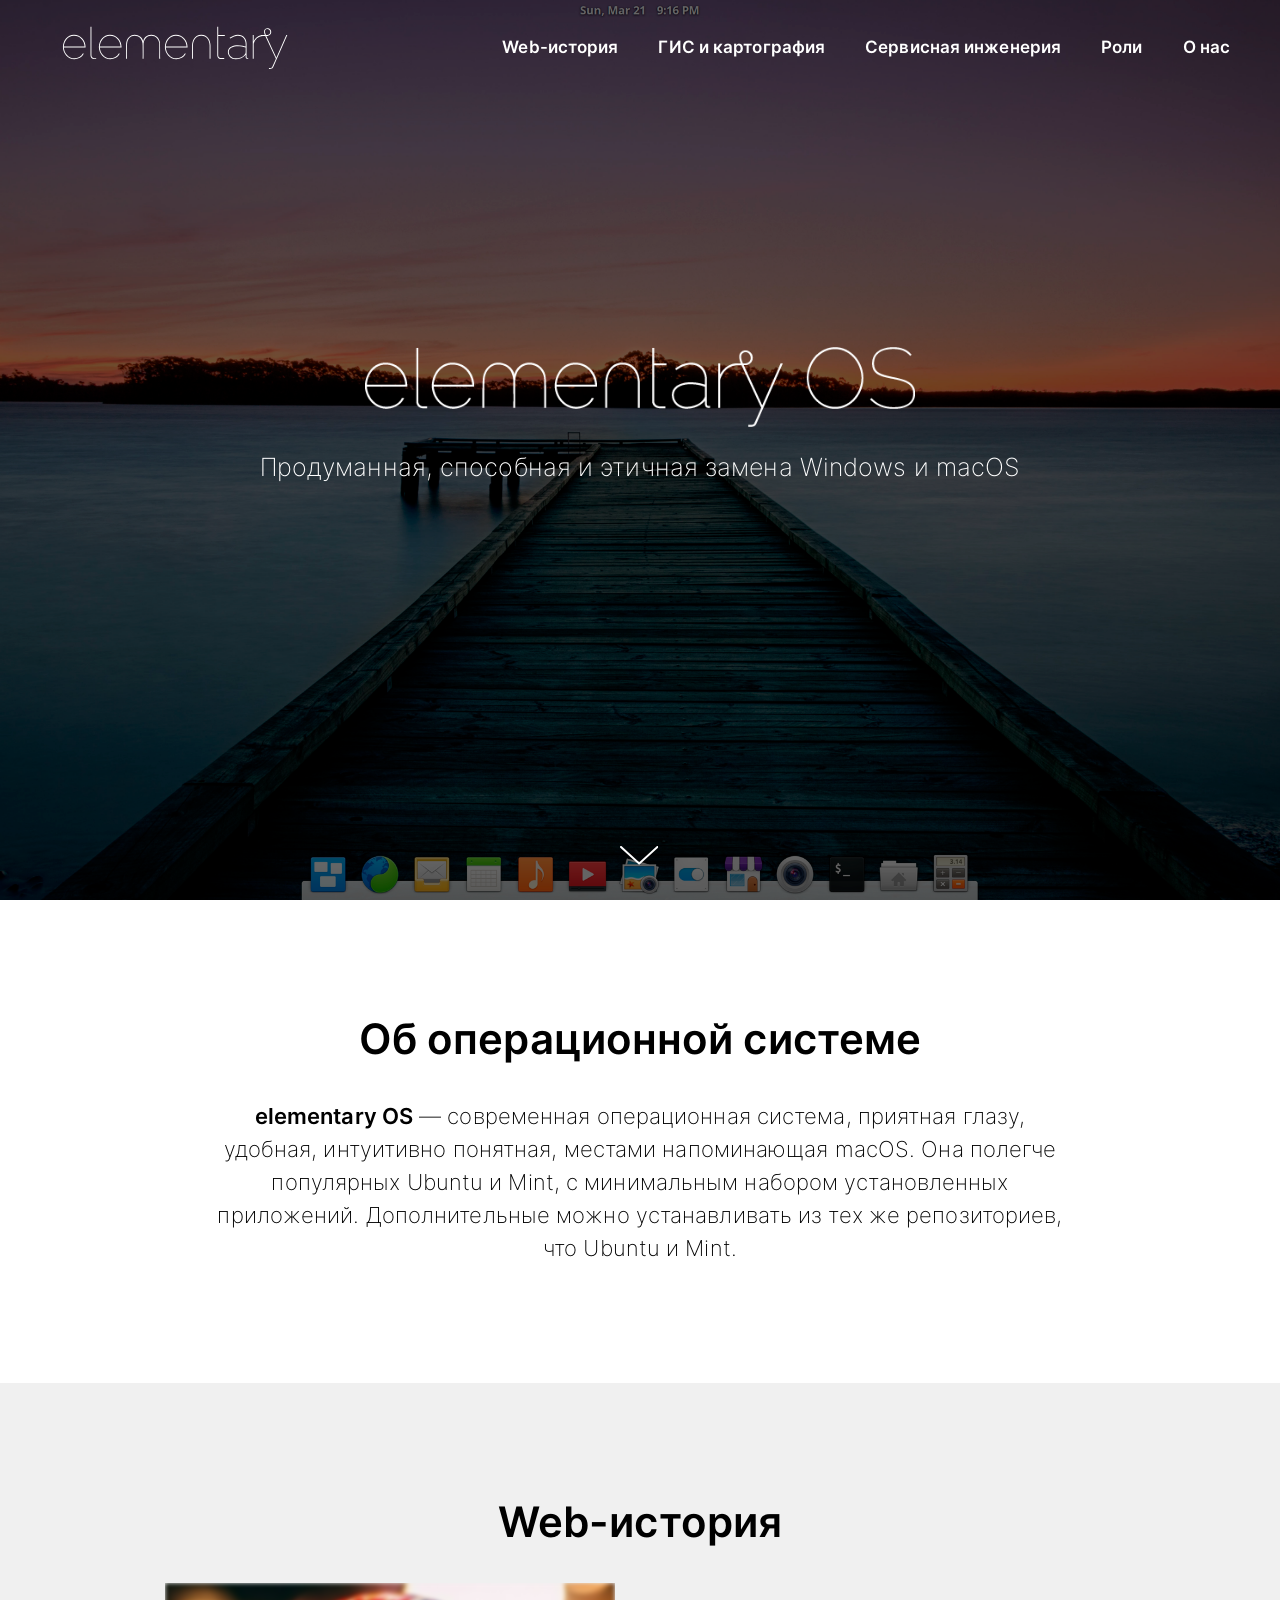
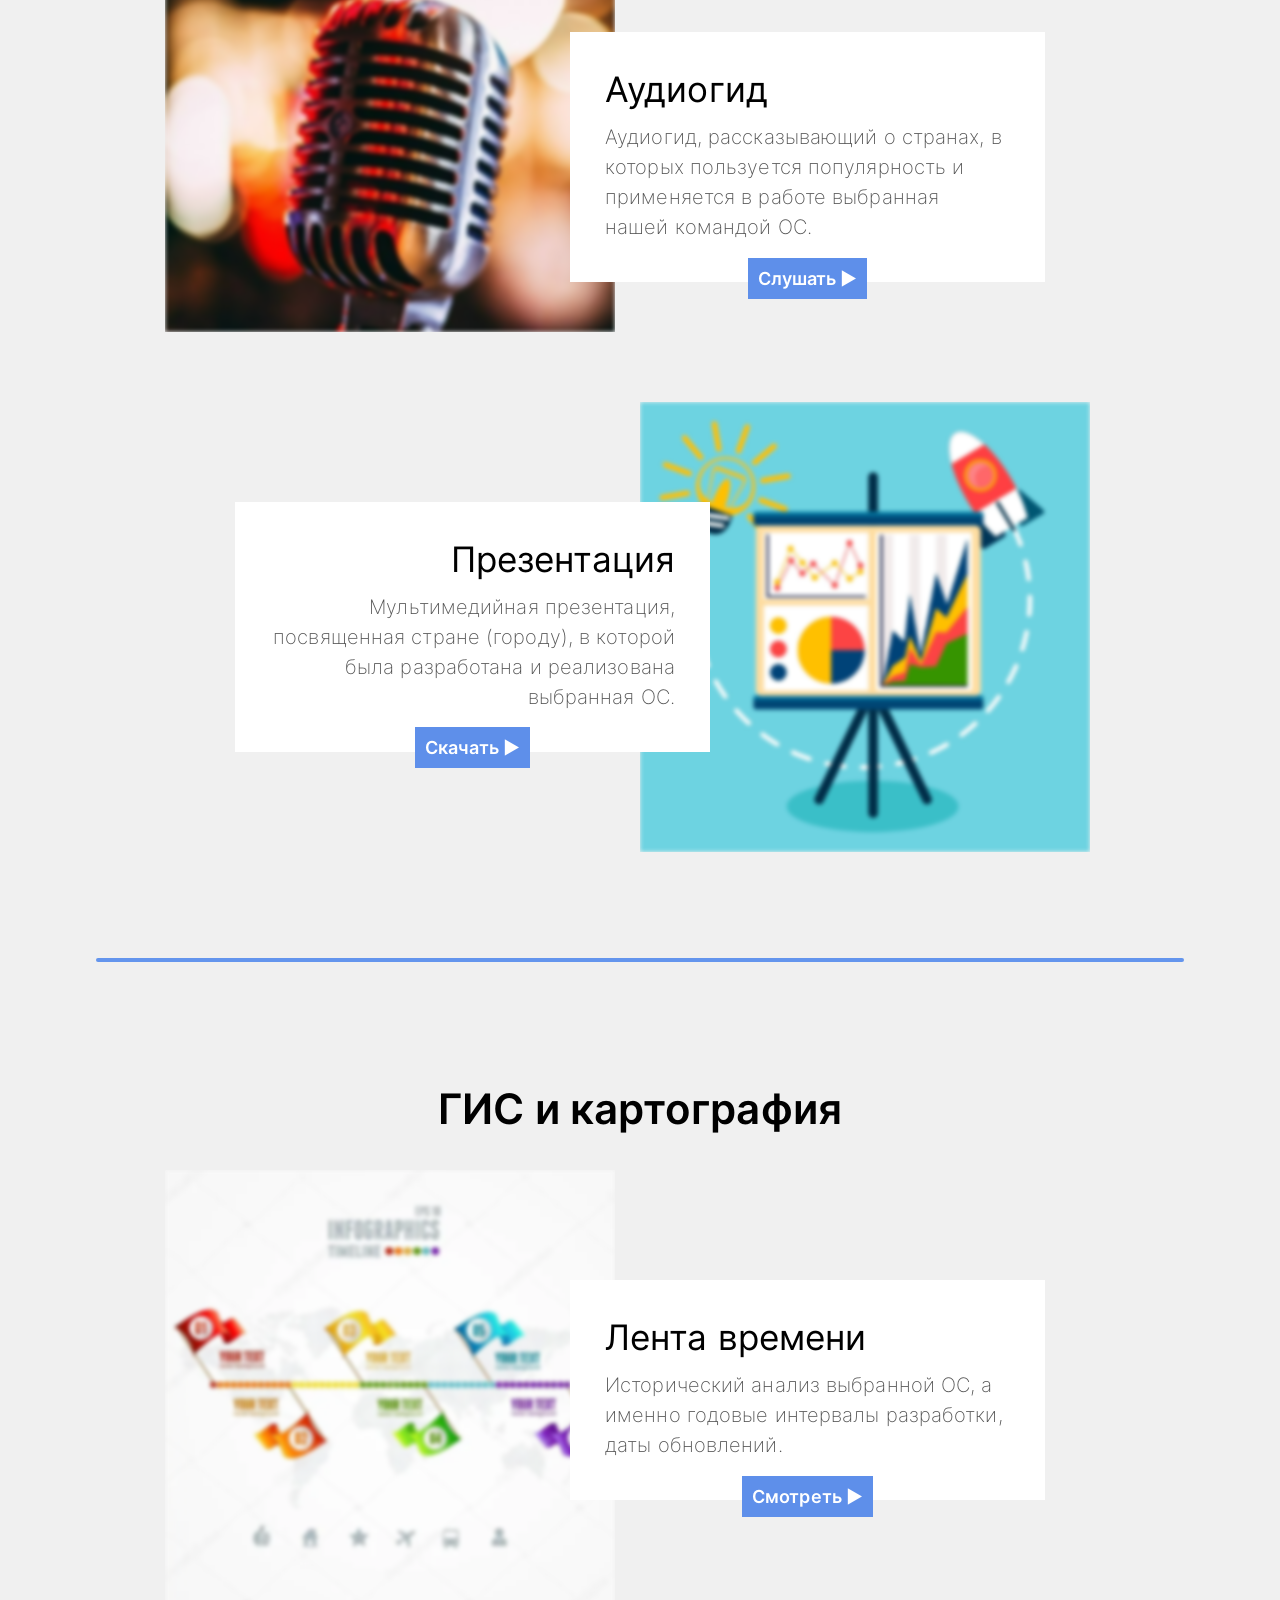
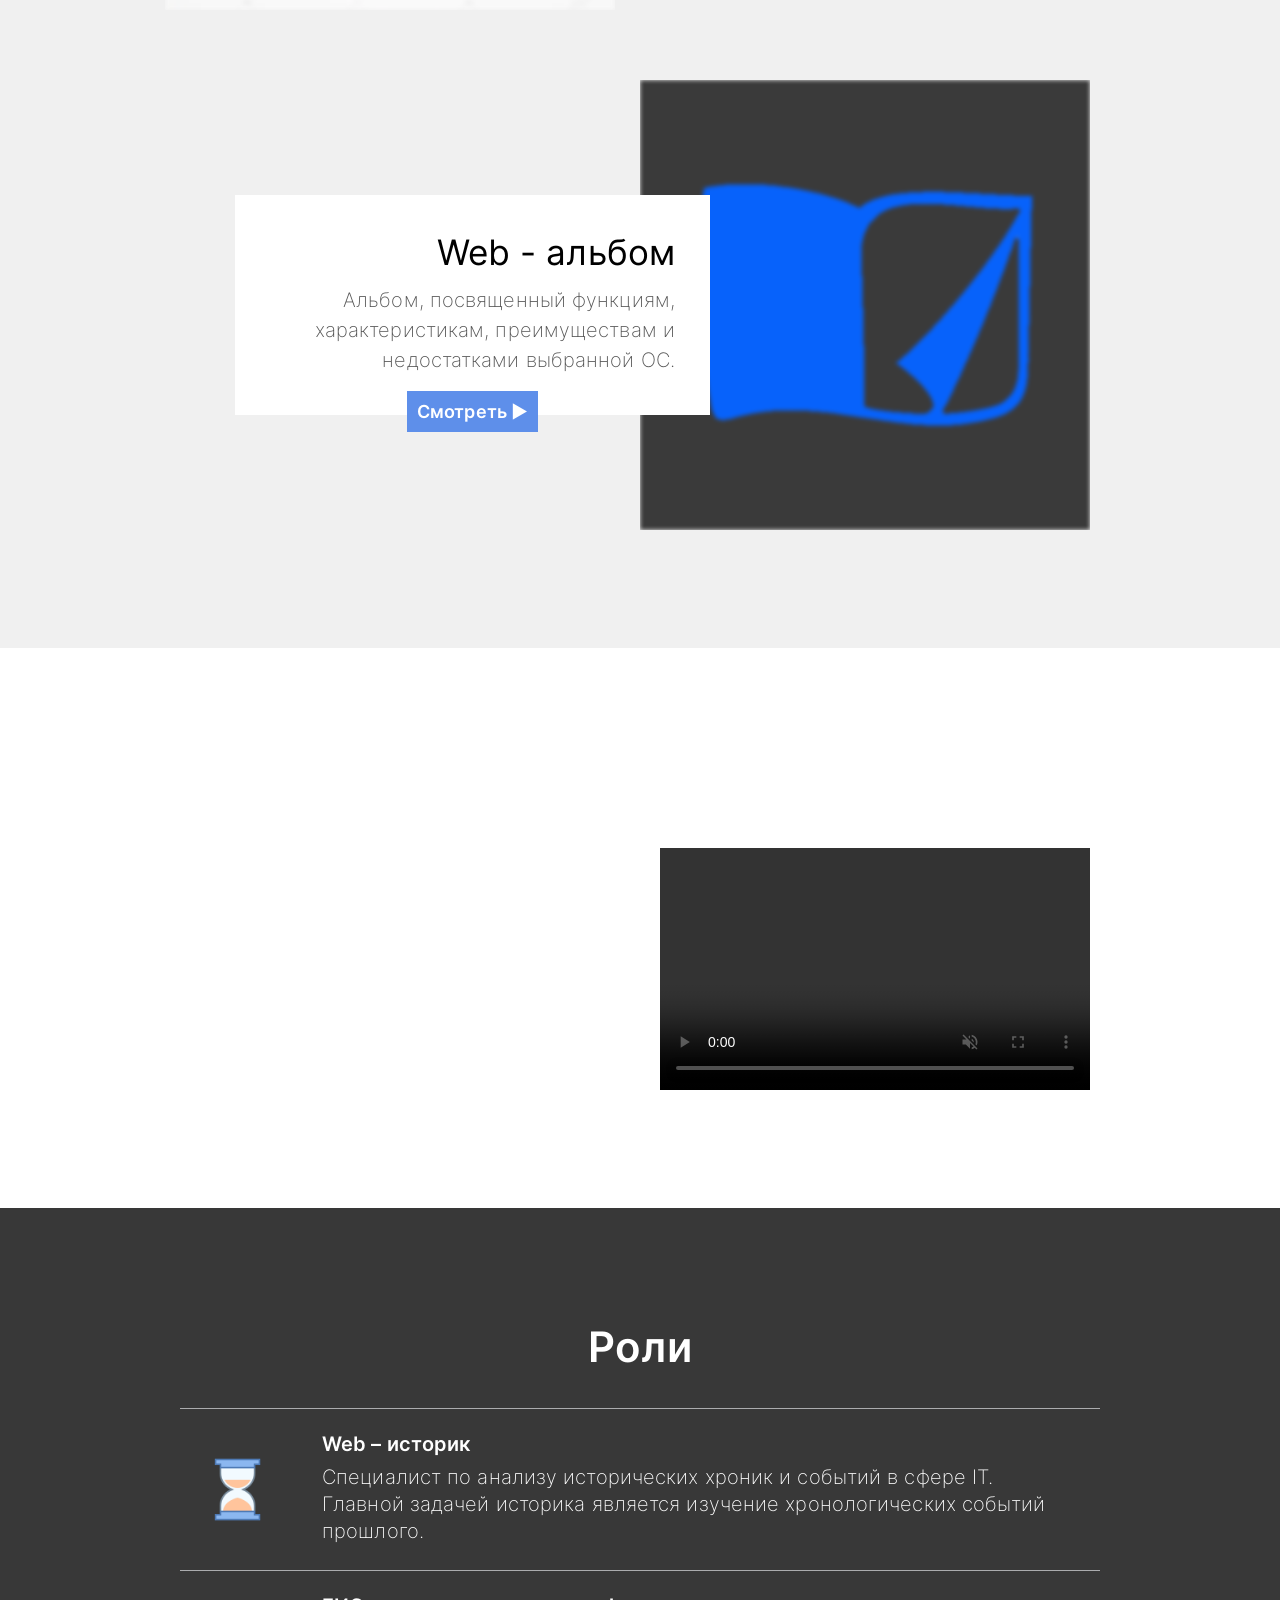
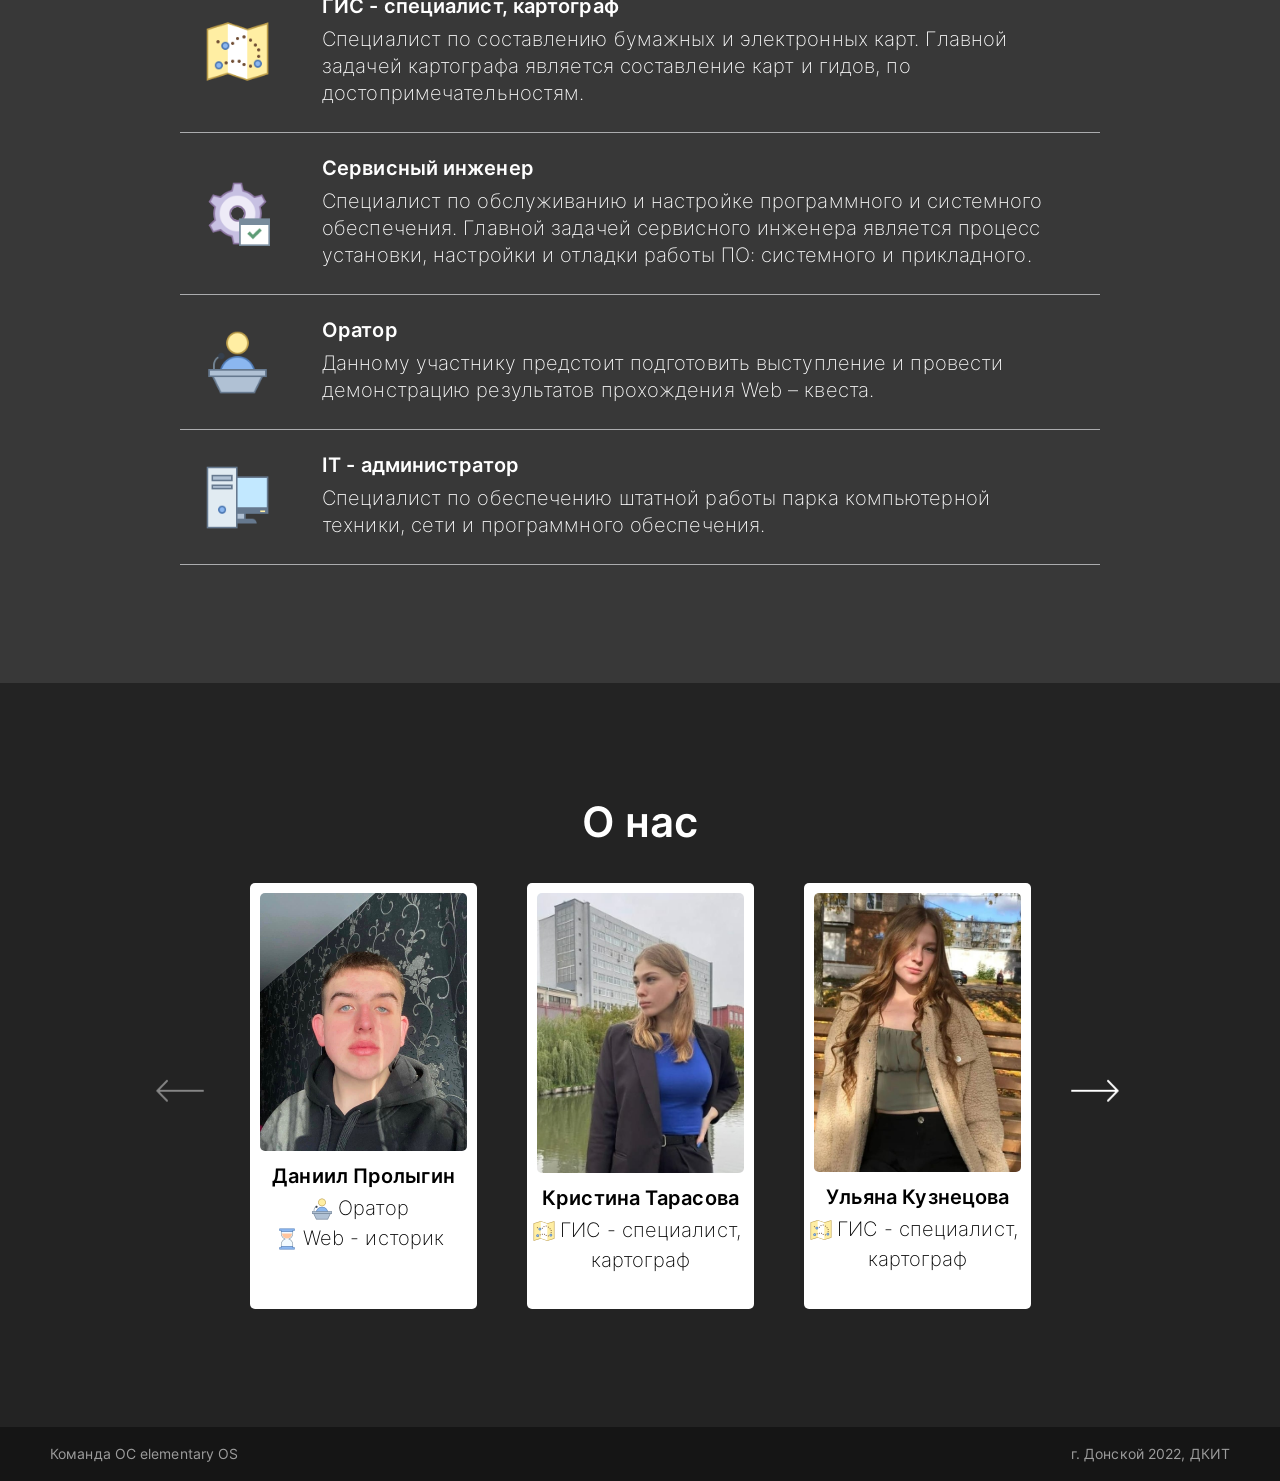
<file: Web_Resource/index.html>
<!DOCTYPE html>
<html lang="en">
<head>
    <meta charset="UTF-8">
    <meta http-equiv="X-UA-Compatible" content="IE=edge">
    <meta name="viewport" content="width=device-width, initial-scale=1.0">
    <title>elementary OS</title>
    <link rel="stylesheet" href="css/style.css">
    <link rel="shortcut icon" href="img/icons/16x16.ico" type="image/x-icon">
</head>
<body>
    <div class="wrapper">
        <header class="header">
            <div class="header__container container">
                <a class="header__logo" href="index.html">
                    <img src="img/Elementary_logo.svg" alt="">
                    <!-- <img src="img/Elementary_OS_logo.png" alt=""> -->
                    <img src="img/icons/community-white.png" alt="">
                </a>              
                <div class="header__menu menu">
                    <div class="menu__icon">
                        <span></span>
                    </div>
                    <nav class="menu__body">
                        <!-- Ссылки с data-атрибутами -->
                        <ul class="menu__list">
                            <li>
                                <a data-goto=".main__history" id="link" class="menu__link" href="#history">
                                    <span>
                                        Web-история
                                    </span>
                                </a>
                            </li>
                            <li>
                                <a data-goto=".cart" id="link" class="menu__link" href="#cartography">
                                    <span>
                                        ГИС и картография
                                    </span>
                                </a>
                            </li>
                            <li>
                                <a data-goto=".main__service" id="link" class="menu__link" href="#service">
                                    <span>
                                        Сервисная инженерия
                                    </span>
                                </a>
                            </li>
                            <li>
                                <a data-goto=".main__roles" id="link" class="menu__link" href="#roles">
                                    <span>
                                        Роли
                                    </span>
                                </a>
                            </li>
                            <li>
                                <a data-goto=".main__aboutUs" id="link" class="menu__link" href="#US">
                                    <span>
                                        О нас
                                    </span>
                                </a>
                            </li>
                        </ul>
                        <!-- Ссылки с data-атрибутами -->
                    </nav> 
                </div>
            </div>
            <div class="header__descr">
                <div class="header__descr__title element-animation">
                    <picture>
                        <source srcset="img/icons/logo_mark.svg" media="(max-width: 567px)"/>
                        <img src="img/Elementary_OS_logo.png" alt="">
                    </picture>
                </div>
                <div class="header__descr__text element-animation">Продуманная, способная и этичная замена Windows и macOS</div>
                <a data-goto=".main__about" id="link" class="header__arrow" href="#Main">
                    <svg class="header__arrow-svg" style="fill:#ffffff;" x="0px" y="0px" width="38.417px" height="18.592px" viewBox="0 0 38.417 18.592"><g><path d="M19.208,18.592c-0.241,0-0.483-0.087-0.673-0.261L0.327,1.74c-0.408-0.372-0.438-1.004-0.066-1.413c0.372-0.409,1.004-0.439,1.413-0.066L19.208,16.24L36.743,0.261c0.411-0.372,1.042-0.342,1.413,0.066c0.372,0.408,0.343,1.041-0.065,1.413L19.881,18.332C19.691,18.505,19.449,18.592,19.208,18.592z"></path></g></svg>
                </a>
            </div>
        </header>
        <main class="main" id="Main">
            <div class="main__row">
                <section class="main__about block">
                    <div class="container">
                        <div class="main__about__title title">
                            Об операционной системе
                        </div>
                        <div class="main__about__text">
                            <b>elementary OS</b> — современная операционная система, приятная глазу, удобная, интуитивно понятная, местами напоминающая macOS. Она полегче популярных Ubuntu и Mint, с минимальным набором установленных приложений. Дополнительныe можно устанавливать из тех же репозиториев, что Ubuntu и Mint.
                        </div>
                    </div>                    
                </section>
                <section id="history" class="main__history block">
                    <div class="container">
                        <div class="main__history__title title">
                            Web-история
                        </div>
                        <div class="main__history__cards">
                            <div class="history__card">
                                <div class="history__card__thumb">
                                    <a href="https://izi.travel/ru/browse/25a55dab-7df0-44c7-bcc2-d7cb5d853bf5/ru" class="history__card__thumb__link">
                                        <img src="img/Microphone.jpg" alt="" class="history__card__thumb__img">
                                    </a>
                                </div>
                                <div class="history__card__content">
                                    <div class="history__card__title">
                                        Аудиогид
                                    </div>
                                    <p class="history__card__text">
                                        Аудиогид, рассказывающий о странах, в которых пользуется популярность и применяется в работе выбранная нашей командой ОС.
                                    </p>
                                    <div class="history__card__btn">
                                        <a class="history__card__btn__link" href="https://izi.travel/ru/browse/25a55dab-7df0-44c7-bcc2-d7cb5d853bf5/ru"><span>Слушать ▶</span></a>
                                    </div>
                                </div>
                            </div>
                            <div class="history__card">
                                <div class="history__card__thumb">
                                    <a href="#" class="history__card__thumb__link">
                                        <img src="img/present.jpg" alt="" class="history__card__thumb__img">
                                    </a>
                                </div>
                                <div class="history__card__content">
                                    <div class="history__card__title">
                                        Презентация
                                    </div>
                                    <p class="history__card__text">
                                        Мультимедийная презентация, посвященная стране (городу), в которой была разработана и реализована выбранная ОС. 
                                    </p>
                                    <div class="history__card__btn">
                                        <a class="history__card__btn__link" href="#"><span>Скачать ▶</span></a>
                                    </div>
                                </div>
                            </div>                            
                        </div>
                    </div>                    
                </section>
                <section id="cartography" class="main__history cart block">
                    <div class="container">
                        <div class="main__history__title title">
                            ГИС и картография
                        </div>
                        <div class="main__history__cards">
                            <div class="history__card">
                                <div class="history__card__thumb">
                                    <a href="https://www.timetoast.com/timelines/2867463" class="history__card__thumb__link">
                                        <img src="img/time-line.webp" alt="" class="history__card__thumb__img">
                                    </a>
                                </div>
                                <div class="history__card__content">
                                    <div class="history__card__title">
                                        Лента времени 
                                    </div>
                                    <p class="history__card__text">
                                        Исторический анализ выбранной ОС, а именно годовые интервалы разработки, даты обновлений.
                                    </p>
                                    <div class="history__card__btn">
                                        <a class="history__card__btn__link" href="https://www.timetoast.com/timelines/2867463"><span>Смотреть ▶</span></a>
                                    </div>
                                </div>
                            </div>
                            <div class="history__card">
                                <div class="history__card__thumb">
                                    <a href="https://www.flipsnack.com/7C9E6B66AED/elementary-os.html" class="history__card__thumb__link">
                                        <img src="img/flipsnack.png" alt="" class="history__card__thumb__img">
                                    </a>
                                </div>
                                <div class="history__card__content">
                                    <div class="history__card__title">
                                        Web - альбом 
                                    </div>
                                    <p class="history__card__text">
                                        Альбом, посвященный функциям, характеристикам, преимуществам и недостатками выбранной ОС.
                                    </p>
                                    <div class="history__card__btn">
                                        <a class="history__card__btn__link" href="https://www.flipsnack.com/7C9E6B66AED/elementary-os.html"><span>Смотреть ▶</span></a>
                                    </div>
                                </div>
                            </div>                            
                        </div>
                    </div>                    
                </section>
                <section id="service" class="main__service block">
                    <div class="container">
                        <div class="main__service__title title">
                            Сервисная инженерия
                        </div>
                        <div class="main__service__card">
                            <div class="service__card__text">
                                Видеокурс по процессу установки (рекламы), выбранной нами ОС на ПК, используя возможности предложенного сервиса.
                            </div>
                            <div class="service__card__video">
                                <video controls muted preload="metadata" src="img/video/animation.mp4"></video>
                            </div>
                        </div>
                    </div>
                </section>
                <section id="roles" class="main__roles block">
                    <div class="container">
                        <div class="main__roles__title title">
                            Роли
                        </div>
                        <div class="main__roles__list">                            
                            <ul>
                                <li>
                                    <img src="img/icons/historian.png" alt="">
                                    <div class="main__roles__list__content">
                                        <div class="main__roles__list__title">
                                            <b>Web – историк</b>
                                        </div>
                                        <div class="main__roles__list__text">
                                            <p>Специалист по анализу исторических хроник и событий в сфере IT. Главной задачей историка является изучение хронологических событий прошлого.</p>
                                        </div>
                                    </div>                                    
                                </li>
                                <li>
                                    <img src="img/icons/cartograph.png" alt="">
                                    <div class="main__roles__list__content">
                                        <div class="main__roles__list__title">
                                            <b>ГИС - специалист, картограф</b>
                                        </div>
                                        <div class="main__roles__list__text">
                                            <p>Специалист по составлению бумажных и электронных карт. Главной задачей картографа является составление карт и гидов, по достопримечательностям.</p>
                                        </div>
                                    </div>                                              
                                </li>
                                <li>
                                    <img src="img/icons/service.png" alt="">
                                    <div class="main__roles__list__content">
                                        <div class="main__roles__list__title">
                                            <b>Сервисный инженер</b>
                                        </div>
                                        <div class="main__roles__list__text">
                                            <p>Cпециалист по обслуживанию и настройке программного и системного обеспечения. Главной задачей сервисного инженера является процесс установки, настройки и отладки работы ПО: системного и прикладного.</p>
                                        </div>
                                    </div>                                              
                                </li>
                                <li>
                                    <img src="img/icons/speaker.png" alt="">
                                    <div class="main__roles__list__content">
                                        <div class="main__roles__list__title">
                                            <b>Оратор</b>
                                        </div>
                                        <div class="main__roles__list__text">
                                            <p>Данному участнику предстоит подготовить выступление и провести
                                            демонстрацию результатов прохождения Web – квеста.</p>
                                        </div>
                                    </div>                                              
                                </li>
                                <li>
                                    <img src="img/icons/pc.png" alt="">
                                    <div class="main__roles__list__content">
                                        <div class="main__roles__list__title">
                                            <b>IT - администратор</b>
                                        </div>
                                        <div class="main__roles__list__text">
                                            <p>Cпециалист по обеспечению штатной работы парка компьютерной техники, сети и программного обеспечения.</p>
                                        </div>
                                    </div>                                          
                                </li>
                            </ul>
                        </div>    
                    </div>
                </section>
                <section id="US" class="main__aboutUs block">
                    <div class="container">
                        <div class="main__aboutUs__title title">
                            О нас
                        </div>
                        <div class="main__aboutUs__slider">
                            <div class="slider__item">
                                <div class="slider__item__img">
                                    <img src="img/Dan.jpg" alt="">                                    
                                </div>                                
                                <div class="slider__item__text">
                                    <div class="slider__item__text__who">
                                        Даниил Пролыгин
                                    </div>
                                    <div class="slider__item__text__about">
                                        <ul>
                                            <li><span id="num1">Оратор</span></li>
                                            <li><span id="num2">Web - историк</span></li>
                                        </ul>
                                    </div>
                                </div>                        
                            </div>
                            <div class="slider__item">
                                <div class="slider__item__img">
                                    <img src="img/Kris3.jpg" alt="">                                
                                </div>                                
                                <div class="slider__item__text">
                                    <div class="slider__item__text__who">
                                        Кристина Тарасова
                                    </div>
                                    <div class="slider__item__text__about">
                                        <ul>
                                            <li><span id="num3">ГИС - специалист, картограф</span></li>
                                        </ul>
                                    </div>
                                </div>                                
                            </div>
                            <div class="slider__item">
                                <div class="slider__item__img">
                                    <img src="img/Ulya1.jpg" alt="">                                
                                </div>                                
                                <div class="slider__item__text">
                                    <div class="slider__item__text__who">
                                        Ульяна Кузнецова
                                    </div>
                                    <div class="slider__item__text__about">
                                        <ul>
                                            <li><span id="num3">ГИС - специалист, картограф</span></li>
                                        </ul>
                                    </div>
                                </div>
                            </div>
                            <div class="slider__item">
                                <div class="slider__item__img">
                                    <img src="img/Eliza2.jpg" alt="">                                
                                </div>                                
                                <div class="slider__item__text">
                                    <div class="slider__item__text__who">
                                        Елизавета Сильянова
                                    </div>
                                    <div class="slider__item__text__about">
                                        <ul>
                                            <li><span id="num4">Сервисный инженер</span></li>
                                        </ul>
                                    </div>
                                </div>
                            </div>
                            <div class="slider__item">
                                <div class="slider__item__img">
                                    <img src="img/me.jpg" alt="">                                
                                </div>                                
                                <div class="slider__item__text">
                                    <div class="slider__item__text__who">
                                        Калюжный Даниил
                                    </div>
                                    <div class="slider__item__text__about">
                                        <ul>
                                            <li><span id="num5">IT - администратор</span></li>
                                        </ul>
                                    </div>
                                </div>                                
                            </div>
                        </div>
                        <div class="main__aboutUs__arrows">
                            
                        </div>
                    </div>
                </section>
            </div>
        </main>
        <footer class="footer">
            <div class="container">
                <div class="footer__row">
                    <div class="footer__text">
                        Команда ОС elementary OS
                    </div>
                    <div class="footer__text">
                        г. Донской 2022, ДКИТ
                    </div>
                    <!-- <a href="" class="footer_back_to_top"></a> -->
                </div>
            </div>
        </footer>
        <script src="https://code.jquery.com/jquery-3.6.1.min.js"></script>
        <script src="js/slick.min.js"></script>
        <script src="js/script.js"></script>        
    </div>
</body>
</html>
</file>
<file: Web_Resource/css/style.css>
@charset "UTF-8";
/*Обнуление*/
* {
  padding: 0;
  margin: 0;
  border: 0;
}

*, *:before, *:after {
  -webkit-box-sizing: border-box;
  box-sizing: border-box;
}

:focus, :active {
  outline: none;
}

a:focus, a:active {
  outline: none;
}

nav, footer, header, aside {
  display: block;
}

html, body {
  height: 100%;
  width: 100%;
  font-size: 100%;
  line-height: 1;
  font-size: 14px;
  -ms-text-size-adjust: 100%;
  -moz-text-size-adjust: 100%;
  -webkit-text-size-adjust: 100%;
}

input, button, textarea {
  font-family: inherit;
}

input::-ms-clear {
  display: none;
}

button {
  cursor: pointer;
}

button::-moz-focus-inner {
  padding: 0;
  border: 0;
}

a, a:visited {
  text-decoration: none;
}

a:hover {
  text-decoration: none;
}

ul li {
  list-style: none;
}

img {
  vertical-align: top;
}

h1, h2, h3, h4, h5, h6 {
  font-size: inherit;
  font-weight: inherit;
}

/*--------------------*/
@font-face {
  font-family: "Inter";
  src: url("../fonts/Inter-Italic.eot");
  src: local("O"), url("../fonts/Inter-Italic.eot") format("embedded-opentype"), url("../fonts/Inter-Italic.woff") format("woff"), url("../fonts/Inter-Italic.ttf") format("truetype"), url("../fonts/Inter-Italic.svg") format("svg");
  font-weight: normal;
  font-style: italic;
  font-display: swap;
}
@font-face {
  font-family: "Inter";
  src: url("../fonts/Inter-Medium.eot");
  src: local("O"), url("../fonts/Inter-Medium.woff") format("woff"), url("../fonts/Inter-Medium.ttf") format("truetype"), url("../fonts/Inter-Medium.svg") format("svg");
  font-weight: 500;
  font-style: normal;
  font-display: swap;
}
@font-face {
  font-family: "Inter";
  src: url("../fonts/Inter-Regular.eot");
  src: local("O"), url("../fonts/Inter-Regular.eot") format("embedded-opentype"), url("../fonts/Inter-Regular.woff") format("woff"), url("../fonts/Inter-Regular.ttf") format("truetype"), url("../fonts/Inter-Regular.svg") format("svg");
  font-weight: normal;
  font-style: normal;
  font-display: swap;
}
@font-face {
  font-family: "Inter";
  src: url("../fonts/Inter-SemiBold.eot");
  src: local("O"), url("../fonts/Inter-SemiBold.eot") format("embedded-opentype"), url("../fonts/Inter-SemiBold.woff") format("woff"), url("../fonts/Inter-SemiBold.ttf") format("truetype"), url("../fonts/Inter-SemiBold.svg") format("svg");
  font-weight: 600;
  font-style: normal;
  font-display: swap;
}
@font-face {
  font-family: "Inter";
  src: url("../fonts/Inter-ExtraLight.eot");
  src: local("O"), url("../fonts/Inter-ExtraLight.eot") format("embedded-opentype"), url("../fonts/Inter-ExtraLight.woff") format("woff"), url("../fonts/Inter-ExtraLight.ttf") format("truetype"), url("../fonts/Inter-ExtraLight.svg") format("svg");
  font-weight: 200;
  font-style: normal;
  font-display: swap;
}
body {
  font-family: "Inter";
  height: 100%;
  letter-spacing: 0.1px;
}

body._lock {
  overflow: hidden;
}

.wrapper {
  min-height: 100%;
  display: -webkit-box;
  display: -ms-flexbox;
  display: flex;
  -webkit-box-orient: vertical;
  -webkit-box-direction: normal;
      -ms-flex-direction: column;
          flex-direction: column;
}

.header {
  height: 100vh;
  background: url("../img/background.png") top/cover no-repeat;
  width: 100%;
  -webkit-backdrop-filter: brightness(120%);
          backdrop-filter: brightness(120%);
  font-weight: 600;
  display: -webkit-box;
  display: -ms-flexbox;
  display: flex;
  -webkit-box-orient: vertical;
  -webkit-box-direction: normal;
      -ms-flex-direction: column;
          flex-direction: column;
}

.header__container {
  display: -webkit-box;
  display: -ms-flexbox;
  display: flex;
  -webkit-box-align: center;
      -ms-flex-align: center;
          align-items: center;
  -webkit-box-pack: justify;
      -ms-flex-pack: justify;
          justify-content: space-between;
  min-height: 70px;
}

.header__logo {
  z-index: 5;
  max-width: 300px;
}
.header__logo img {
  max-width: 90%;
}
.header__logo img:last-child {
  display: none;
}

.menu__list > li {
  margin-left: 20px;
  text-align: center;
  font-weight: 600;
}
.menu__list > li:last-child {
  padding: 10px;
  position: relative;
}
.menu__list > li:last-child::before {
  border-radius: 5px;
  content: " ";
  display: inline-block;
  position: absolute;
  inset: 0 0 0 0;
  background-color: cornflowerblue;
  z-index: -1;
  -webkit-transition: -webkit-transform 0.3s ease;
  transition: -webkit-transform 0.3s ease;
  transition: transform 0.3s ease;
  transition: transform 0.3s ease, -webkit-transform 0.3s ease;
  -webkit-transform: scaleX(0);
          transform: scaleX(0);
  -webkit-transform-origin: bottom right;
          transform-origin: bottom right;
}
.menu__list > li:last-child:hover::before {
  -webkit-transform: scaleX(1);
          transform: scaleX(1);
  -webkit-transform-origin: bottom left;
          transform-origin: bottom left;
}
.menu__list > li:last-child .menu__link:before {
  display: none;
}

.menu__link {
  font-size: 17px;
  text-align: center;
  color: #fff;
  position: relative;
  cursor: pointer;
  text-decoration: none;
}
.menu__link:before {
  display: inline-block;
  position: absolute;
  height: 1.25px;
  inset: 115% 0 0 0;
  background-color: #fff;
  content: " ";
  -webkit-transition: -webkit-transform 0.5s ease-out;
  transition: -webkit-transform 0.5s ease-out;
  transition: transform 0.5s ease-out;
  transition: transform 0.5s ease-out, -webkit-transform 0.5s ease-out;
  -webkit-transform: scaleX(0);
          transform: scaleX(0);
  -webkit-transform-origin: bottom right;
          transform-origin: bottom right;
}
.menu__link:hover:before {
  -webkit-transform: scaleX(1);
          transform: scaleX(1);
  -webkit-transform-origin: bottom left;
          transform-origin: bottom left;
}

.menu__icon {
  display: none;
}

.header__descr {
  -webkit-box-flex: 1;
      -ms-flex: 1 1 auto;
          flex: 1 1 auto;
  -webkit-box-align: center;
      -ms-flex-align: center;
          align-items: center;
  display: -webkit-box;
  display: -ms-flexbox;
  display: flex;
  -webkit-box-orient: vertical;
  -webkit-box-direction: normal;
      -ms-flex-direction: column;
          flex-direction: column;
  color: #fff;
}
.header__descr .header__descr__title {
  display: -webkit-box;
  display: -ms-flexbox;
  display: flex;
  -webkit-box-align: end;
      -ms-flex-align: end;
          align-items: flex-end;
  font-size: 68px;
  text-align: center;
  -webkit-box-flex: 1;
      -ms-flex: 1 1 15%;
          flex: 1 1 15%;
}
.header__descr .header__descr__text {
  padding: 0 35px;
  line-height: 30px;
  font-size: 25px;
  font-weight: 200;
  text-align: center;
  -webkit-box-flex: 1;
      -ms-flex: 1 1 20%;
          flex: 1 1 20%;
}
.header__descr .header__arrow {
  position: relative;
  cursor: pointer;
  width: 50px;
  height: 50px;
}
.header__descr .header__arrow:hover {
  opacity: 0.7;
}
.header__descr .header__arrow-svg {
  position: absolute;
  inset: 0 0 0 10%;
  -webkit-animation: vibing 2s ease infinite normal running 0.5s both;
          animation: vibing 2s ease infinite normal running 0.5s both;
}

.header__descr__title.element-animation {
  -webkit-animation: appear 1s ease-in 1 normal;
          animation: appear 1s ease-in 1 normal;
}

.header__descr__text.element-animation {
  -webkit-animation: appear 1.2s ease-in 1 normal;
          animation: appear 1.2s ease-in 1 normal;
}

@-webkit-keyframes appear {
  0% {
    opacity: 0;
    -webkit-transform: translateY(25%);
            transform: translateY(25%);
  }
  100% {
    opacity: 1;
    -webkit-transform: translateY(0);
            transform: translateY(0);
  }
}

@keyframes appear {
  0% {
    opacity: 0;
    -webkit-transform: translateY(25%);
            transform: translateY(25%);
  }
  100% {
    opacity: 1;
    -webkit-transform: translateY(0);
            transform: translateY(0);
  }
}
.element-animation.element-show {
  opacity: 1;
  -webkit-transition: all 1s;
  transition: all 1s;
  -webkit-transform: translateY(0%);
          transform: translateY(0%);
}

@media (max-height: 567px) {
  .header__arrow {
    display: none;
  }
  .header {
    background: url("../img/background.png") center/cover no-repeat;
  }
}
@media (min-width: 767px) {
  .header__descr__title {
    padding-bottom: 25px;
  }
  .header__descr__title img {
    max-width: 550px;
    width: 100%;
    /* &:last-child{
        display: none;
    } */
  }
  .menu__list {
    display: -webkit-box;
    display: -ms-flexbox;
    display: flex;
    -webkit-box-align: center;
        -ms-flex-align: center;
            align-items: center;
  }
  .menu__list > li {
    padding: 10px;
  }
  .main__roles__list ul > li {
    -ms-grid-columns: 1fr 9fr;
    grid-template-columns: 1fr 9fr;
    padding: 25px;
    text-align: left;
  }
  .main__roles__list__content {
    margin-left: 30px;
  }
}
@media (min-width: 930px) {
  .history__card {
    -ms-grid-columns: 1fr 1fr;
    grid-template-columns: 1fr 1fr;
  }
  .history__card__content {
    -webkit-transform: translateX(-70px);
            transform: translateX(-70px);
  }
  .history__card__content .history__card__title, .history__card__content .history__card__text {
    word-wrap: break-word;
  }
  .main__history__cards .history__card:last-child .history__card__content {
    -webkit-transform: translateX(70px);
            transform: translateX(70px);
  }
  .main__history__cards .history__card:last-child .history__card__content .history__card__title, .main__history__cards .history__card:last-child .history__card__content .history__card__text {
    word-wrap: break-word;
    text-align: right;
  }
}
@media (max-width: 930px) {
  .header__logo img:first-child {
    display: none;
  }
  .header__logo img:last-child {
    display: block;
    max-width: 55px;
  }
  .history__card {
    -ms-grid-columns: 1fr;
    grid-template-columns: 1fr;
  }
  .history__card__content {
    -webkit-transform: translateX(0px);
            transform: translateX(0px);
  }
  .history__card__content .history__card__title, .history__card__content .history__card__text {
    text-align: center;
    word-wrap: break-word;
  }
}
@media (max-width: 767px) {
  .menu__body {
    z-index: 1;
    position: fixed;
    left: -100%;
    top: 0;
    width: 100%;
    height: 100%;
    background-color: rgba(0, 0, 0, 0.75);
    -webkit-backdrop-filter: blur(3px);
            backdrop-filter: blur(3px);
    padding: 100px 15px;
    -webkit-transition: left 0.3s ease 0s;
    transition: left 0.3s ease 0s;
    overflow: auto;
    text-align: center;
  }
  .menu__body::before {
    z-index: 2;
    content: "";
    position: fixed;
    width: 100%;
    top: 0;
    left: 0;
    height: 70px;
    background-color: transparent;
    -webkit-backdrop-filter: blur(4px);
            backdrop-filter: blur(4px);
  }
  .header__descr__title {
    padding-bottom: 0px;
  }
  .header__descr__title img {
    max-width: 475px;
    width: 100%;
    /* &:last-child{
        display: none;
    } */
  }
  .header__descr__text {
    line-height: 35px;
  }
  .menu__icon {
    z-index: 5;
    display: block;
    position: relative;
    width: 30px;
    height: 18px;
    cursor: pointer;
  }
  .menu__icon::before, .menu__icon span, .menu__icon::after {
    position: absolute;
    left: 0;
    height: 10%;
    width: 100%;
    -webkit-transition: all 0.3s ease 0s;
    transition: all 0.3s ease 0s;
    background-color: #fff;
  }
  .menu__icon::after, .menu__icon::before {
    content: "";
  }
  .menu__icon::after {
    bottom: 0;
  }
  .menu__icon::before {
    top: 0;
  }
  .menu__icon span {
    top: 50%;
    -webkit-transform: scale(1) translate(0px, -50%);
            transform: scale(1) translate(0px, -50%);
  }
  .menu__icon._active span {
    -webkit-transform: scale(0) translate(0px, -50%);
            transform: scale(0) translate(0px, -50%);
  }
  .menu__icon._active::before {
    top: 50%;
    -webkit-transform: rotate(-45deg) translate(0, -50%);
            transform: rotate(-45deg) translate(0, -50%);
  }
  .menu__icon._active::after {
    bottom: 50%;
    -webkit-transform: rotate(45deg) translate(0, 50%);
            transform: rotate(45deg) translate(0, 50%);
  }
  .menu__body._active {
    left: 0;
  }
  .menu__list > li {
    margin-bottom: 35px;
    margin-left: 0;
  }
  .menu__list > li:last-child {
    margin-top: 45px;
    margin-bottom: 0;
  }
  .menu__link {
    font-size: 26px;
  }
  .main__roles__list ul > li {
    -ms-grid-columns: 1fr;
    grid-template-columns: 1fr;
    -webkit-box-align: center;
        -ms-flex-align: center;
            align-items: center;
    padding: 10px;
  }
  .main__roles__list ul > li img {
    margin: 0 auto;
    margin-bottom: 10px;
  }
  .main__roles__list__content {
    margin-left: 0px;
  }
}
@media (min-width: 568px) {
  .main__aboutUs__slider {
    padding: 0 70px;
  }
  .service__card__text {
    line-height: 40px;
  }
  .main__service {
    background: url("../img/air-balloons.jpg") 0 0/auto 100% no-repeat fixed;
  }
  .container {
    padding: 10px 40px;
  }
}
@media (max-width: 568px) {
  .container {
    padding: 5px;
  }
  .main__service {
    background: url("../img/air-balloons.jpg") center left/auto 100% no-repeat;
  }
  .service__card__text {
    line-height: 30px;
  }
  .main__aboutUs__slider {
    padding: 0px 0px;
  }
  .main__aboutUs__arrows {
    position: relative;
    margin-top: 35px;
    display: -webkit-box;
    display: -ms-flexbox;
    display: flex;
    -webkit-box-pack: space-evenly;
        -ms-flex-pack: space-evenly;
            justify-content: space-evenly;
  }
  .main__aboutUs__arrows > .slick-arrow {
    /* position: absolute;
    top: 50%;
    margin-top: -30px;
    z-index: 2; */
    font-size: 0;
    width: 55px;
    height: 45px;
  }
  .main__aboutUs__arrows > .slick-arrow.slick-prev {
    left: 0;
    background: url("../img/icons/arrow-left-white.png") 0 0/90% no-repeat;
  }
  .main__aboutUs__arrows > .slick-arrow.slick-next {
    right: 0;
    background: url("../img/icons/arrow-right-white.png") 0 0/90% no-repeat;
  }
  .main__aboutUs__arrows > .slick-disabled {
    opacity: 0.45;
  }
  .header__descr__title img {
    max-width: 50vw;
    width: 100%;
  }
}
@-webkit-keyframes vibing {
  0% {
    inset: -4px 0 0 10%;
  }
  50% {
    inset: 4px 0 0 10%;
  }
  100% {
    inset: -4px 0 0 10%;
  }
}
@keyframes vibing {
  0% {
    inset: -4px 0 0 10%;
  }
  50% {
    inset: 4px 0 0 10%;
  }
  100% {
    inset: -4px 0 0 10%;
  }
}
.main {
  -webkit-box-flex: 1;
      -ms-flex: 1 1 auto;
          flex: 1 1 auto;
}

.block {
  padding: 12vh 5px;
  width: 100%;
}

.title {
  text-align: center;
  font-weight: 600;
  font-size: 42px;
  margin-bottom: 40px;
}

.main__row {
  text-align: center;
  /* display: flex;
  flex-direction: column;
  align-items: center; */
}
.main__row .main__about {
  margin: 0 auto;
  display: -webkit-box;
  display: -ms-flexbox;
  display: flex;
  -webkit-box-orient: vertical;
  -webkit-box-direction: normal;
      -ms-flex-direction: column;
          flex-direction: column;
  -webkit-box-align: center;
      -ms-flex-align: center;
          align-items: center;
  max-width: 950px;
  text-align: center;
  word-wrap: break-word;
}
.main__row .main__about__text {
  font-family: "Inter";
  line-height: 1.5;
  font-size: 22px;
  font-weight: 200;
}
.main__row .main__history {
  background-color: #f0f0f0;
  position: relative;
}
.main__row .main__history:after {
  margin: 0 auto;
  display: inline-block;
  position: absolute;
  height: 3.5px;
  width: 85%;
  inset: 99% 0 0 0;
  background-color: cornflowerblue;
  content: " ";
  border-radius: 5px;
}
.main__row .main__history__cards {
  margin: 0 auto;
  display: -webkit-box;
  display: -ms-flexbox;
  display: flex;
  -webkit-box-align: center;
      -ms-flex-align: center;
          align-items: center;
  -webkit-box-orient: vertical;
  -webkit-box-direction: normal;
      -ms-flex-direction: column;
          flex-direction: column;
  gap: 70px;
  text-align: center;
}
.main__row .main__history__cards .history__card {
  display: -ms-grid;
  display: grid;
  width: 100%;
  max-width: 950px;
}
.main__row .main__history__cards .history__card:last-child .history__card__thumb {
  z-index: 1;
  -webkit-box-ordinal-group: 2;
      -ms-flex-order: 1;
          order: 1;
}
.main__row .main__history__cards .history__card:last-child .history__card__content {
  z-index: 2;
  -webkit-box-ordinal-group: 1;
      -ms-flex-order: 0;
          order: 0;
}

.history__card__thumb {
  max-width: 450px;
  width: 100%;
  height: 100%;
  overflow: hidden;
}
.history__card__thumb__link .history__card__thumb__img {
  -webkit-transition: all 0.3s ease;
  transition: all 0.3s ease;
  width: 100%;
  height: 100%;
  -webkit-filter: blur(2px);
          filter: blur(2px);
}
.history__card__thumb__link .history__card__thumb__img:hover {
  -webkit-transform: scale(1.05);
          transform: scale(1.05);
  -webkit-filter: blur(0);
          filter: blur(0);
}

.history__card__content {
  -ms-flex-item-align: center;
      -ms-grid-row-align: center;
      align-self: center;
  background-color: #fff;
  padding: 40px 35px;
}
.history__card__content .history__card__title {
  text-align: left;
  margin-bottom: 15px;
  font-size: 35px;
  color: black;
}
.history__card__content .history__card__text {
  font-weight: 200;
  line-height: 1.5;
  font-size: 20px;
  text-align: left;
  color: #535353;
  word-wrap: break-word;
}
.history__card__content .history__card__btn {
  position: relative;
}
.history__card__content .history__card__btn__link {
  text-align: center;
  position: absolute;
  inset: 27.5px 0 0 0;
  display: inline-block;
}
.history__card__content .history__card__btn__link span {
  color: #fff;
  background-color: rgb(94, 143, 234);
  padding: 10px;
  font-weight: 600;
  font-size: 18px;
  -webkit-transition: all 0.3s ease;
  transition: all 0.3s ease;
}
.history__card__content .history__card__btn__link span:hover {
  background-color: rgb(127, 164, 232);
}

.main__history.cart::after {
  content: none;
}

/* @media (min-width: 767px)
{
    .history__card{


        &__thumb {

          }

        &__content {

        }
    }
} */
@media (max-width: 930px) {
  .history__card__thumb {
    -ms-grid-column-align: center;
        justify-self: center;
  }
  .history__card__text {
    text-align: center;
  }
}
.main__aboutUs {
  background-color: #232323;
}
.main__aboutUs__title {
  color: #fff;
}
.main__aboutUs > .container {
  display: -webkit-box;
  display: -ms-flexbox;
  display: flex;
  -webkit-box-orient: vertical;
  -webkit-box-direction: normal;
      -ms-flex-direction: column;
          flex-direction: column;
  max-width: 1050px;
  width: 100%;
  margin: 0 auto;
}

.main__aboutUs__slider {
  position: relative;
  min-width: 0;
  /* >.slick-dots{
      display: flex;
      justify-content: center;
      align-items: center;
      li{
          margin: 0 9px;
      }
      button{
          font-size: 0;
          width: 10px;
          height: 10px;
          background-color: #fff;
          border-radius: 50%;
      }
      .slick-active{

      }
  } */
}
.main__aboutUs__slider > .slick-arrow {
  position: absolute;
  top: 50%;
  margin-top: -30px;
  z-index: 2;
  font-size: 0;
  width: 55px;
  height: 45px;
}
.main__aboutUs__slider > .slick-arrow.slick-prev {
  left: 0;
  background: url("../img/icons/arrow-left-white.png") 0 0/90% no-repeat;
}
.main__aboutUs__slider > .slick-arrow.slick-next {
  right: 0;
  background: url("../img/icons/arrow-right-white.png") 0 0/90% no-repeat;
}
.main__aboutUs__slider > .slick-disabled {
  opacity: 0.45;
}

.slider__item {
  margin: 0 25px;
  border-radius: 5px;
  background-color: #fff;
  text-align: center;
  padding: 10px;
}
.slider__item__img {
  margin-bottom: 13px;
  overflow: hidden;
  max-height: 280px;
  width: 100%;
  border-radius: 5px;
}
.slider__item__img img {
  width: 100%;
}
.slider__item__text {
  font-size: 20px;
  line-height: 24px;
  word-wrap: break-word;
}
.slider__item__text__who {
  font-weight: 600;
  padding: 0 0 5px 0;
}
.slider__item__text__about {
  font-weight: 200;
}
.slider__item__text__about li {
  line-height: 30px;
  text-indent: 20px;
}
.slider__item__text__about li span {
  position: relative;
}
.slider__item__text__about li span:before {
  content: url("../img/icons/timesrs.png");
  position: absolute;
  top: 2px;
  left: -47px;
}
.slider__item__text__about li #num1:before {
  content: url("../img/icons/speakersrs.png");
}
.slider__item__text__about li #num3:before {
  content: url("../img/icons/mapsrs.png");
}
.slider__item__text__about li #num4:before {
  content: url("../img/icons/adminsrs.png");
}
.slider__item__text__about li #num5:before {
  content: url("../img/icons/pcsrs.png");
}

.slick-list {
  overflow: hidden;
}

.slick-track {
  display: -webkit-box;
  display: -ms-flexbox;
  display: flex;
  -webkit-box-align: stretch;
      -ms-flex-align: stretch;
          align-items: stretch;
  /* justify-content: space-between; */
}

.main__service {
  color: #fff;
}
.main__service__card {
  margin: 0 auto;
  max-width: 900px;
  display: -ms-grid;
  display: grid;
  gap: 40px;
  grid-template-columns: repeat(auto-fit, minmax(300px, 1fr));
  -webkit-box-align: center;
      -ms-flex-align: center;
          align-items: center;
}
.main__service__card .service__card__text {
  font-size: 23px;
  font-weight: 200;
  text-align: center;
}
.main__service__card .service__card__video {
  position: relative;
  aspect-ratio: 16/9;
}
.main__service__card .service__card__video video {
  -o-object-fit: cover;
     object-fit: cover;
  position: absolute;
  top: 0;
  left: 0;
  width: 100%;
  height: 100%;
}

.main__roles {
  background-color: #383838;
  color: #fff;
}
.main__roles > .container {
  max-width: 1000px;
  margin: 0 auto;
}
.main__roles__list ul {
  display: -ms-grid;
  display: grid;
  -ms-grid-columns: 1fr;
  grid-template-columns: 1fr;
  -ms-grid-rows: (auto)[5];
  grid-template-rows: repeat(5, auto);
}
.main__roles__list ul > *:nth-child(1) {
  -ms-grid-row: 1;
  -ms-grid-column: 1;
}
.main__roles__list ul > *:nth-child(2) {
  -ms-grid-row: 2;
  -ms-grid-column: 1;
}
.main__roles__list ul > *:nth-child(3) {
  -ms-grid-row: 3;
  -ms-grid-column: 1;
}
.main__roles__list ul > *:nth-child(4) {
  -ms-grid-row: 4;
  -ms-grid-column: 1;
}
.main__roles__list ul > *:nth-child(5) {
  -ms-grid-row: 5;
  -ms-grid-column: 1;
}
.main__roles__list ul li {
  border-top: 1px solid #abacae;
  -webkit-box-align: center;
      -ms-flex-align: center;
          align-items: center;
  font-size: 20px;
  display: -ms-grid;
  display: grid;
}
.main__roles__list ul li img {
  width: 100%;
  max-width: 65px;
  -ms-flex-item-align: center;
      -ms-grid-row-align: center;
      align-self: center;
}
.main__roles__list ul li .main__roles__list__content .main__roles__list__title {
  margin-bottom: 10px;
}
.main__roles__list ul li .main__roles__list__content .main__roles__list__text {
  font-weight: 200;
  line-height: 27px;
}
.main__roles__list ul:last-child {
  border-bottom: 1px solid #abacae;
}

.footer {
  background-color: #151515;
  /*.footer_back_to_top{
      position: fixed;
      right: 10px;
      bottom: 20px;
      width: 50px;
      height: 50px;
      border-radius: 50%;
      background-color: azure;
      &::before{
          content: "";
          position: absolute;
          top: 50%;
          left: 50%;
          transform: translate(-50%, -50%);
          width: 5px; 
          height: 25px;
          background-color: #000;
      }
  }*/
}
.footer .container .footer__row {
  display: -webkit-box;
  display: -ms-flexbox;
  display: flex;
  -webkit-box-align: center;
      -ms-flex-align: center;
          align-items: center;
  -webkit-box-pack: justify;
      -ms-flex-pack: justify;
          justify-content: space-between;
  -ms-flex-wrap: wrap;
      flex-wrap: wrap;
}
.footer .container .footer__row .footer__text {
  color: #9d9d9d;
  margin: 10px;
}
.footer .container .footer__row:last-child {
  margin-bottom: 0;
}

/*@media (max-width: 405px)
{
    .footer{
        height: 65px;
    }
}*/
</file>
